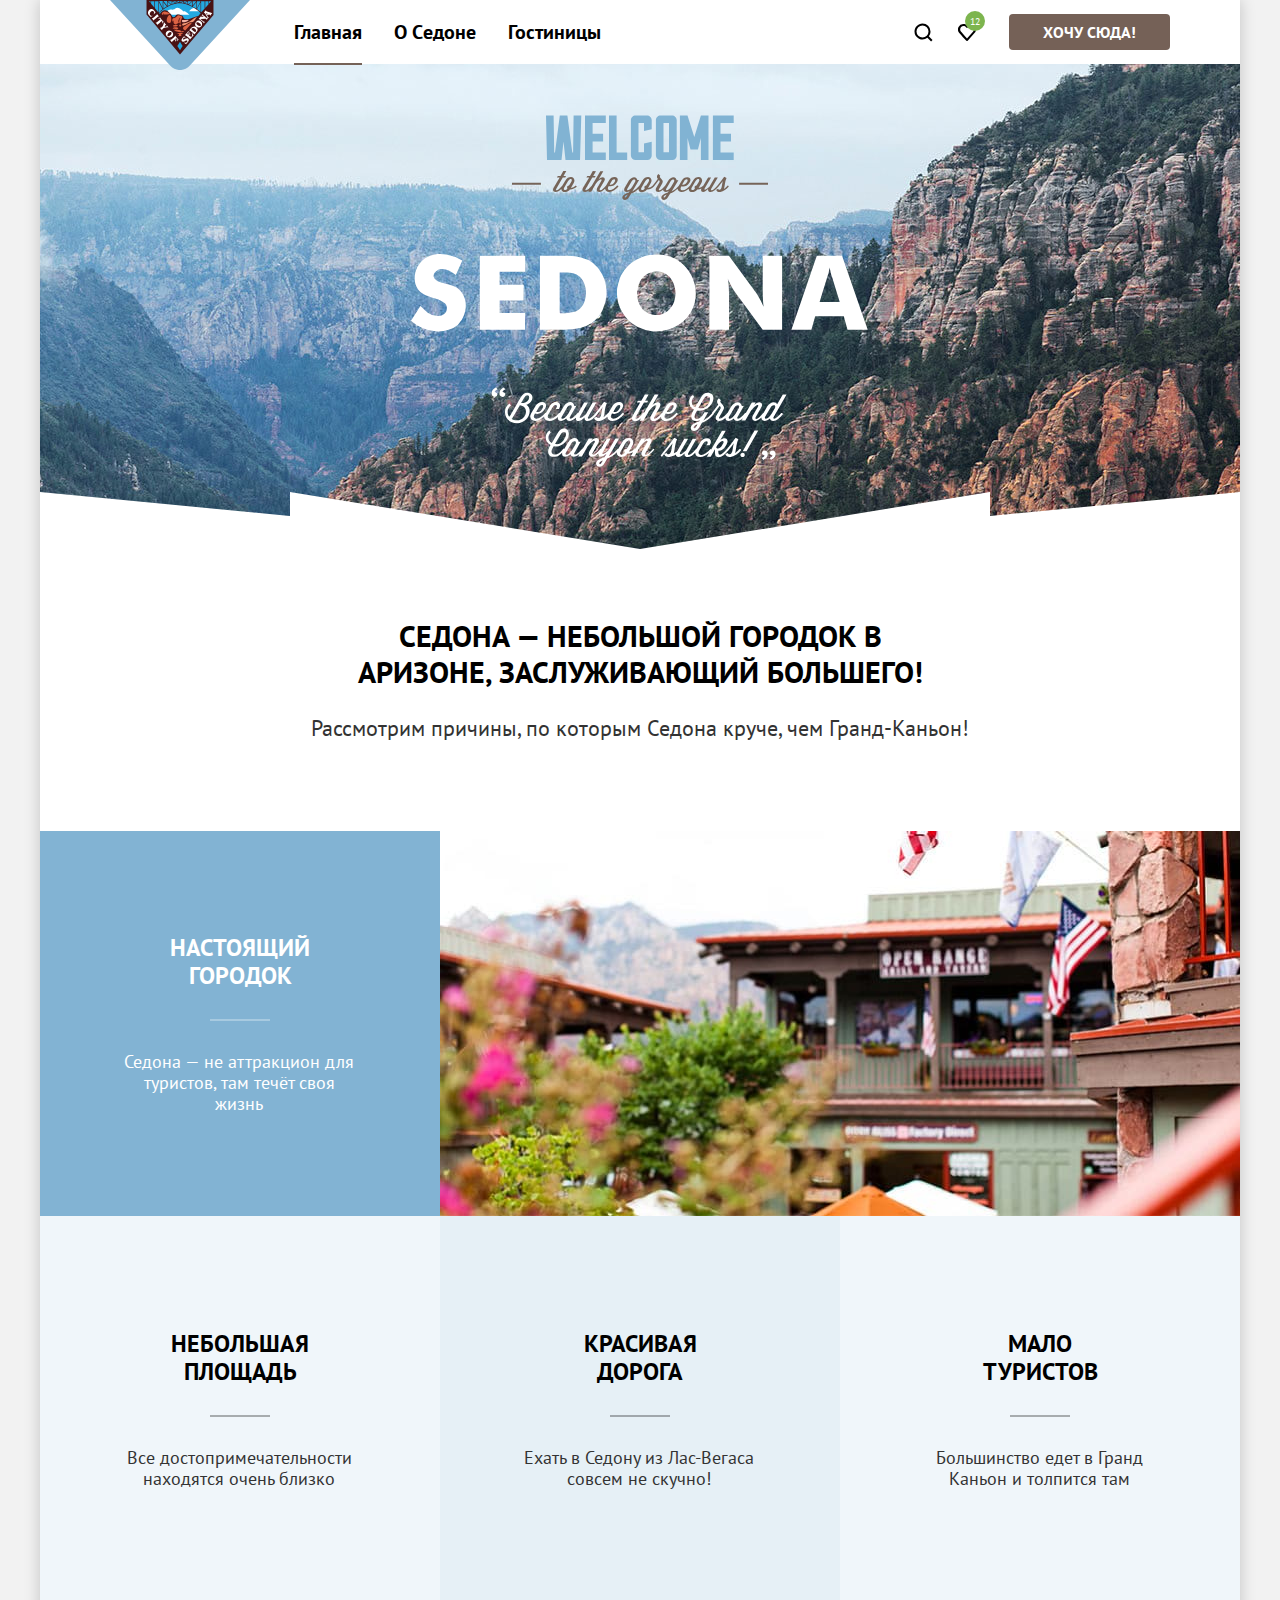
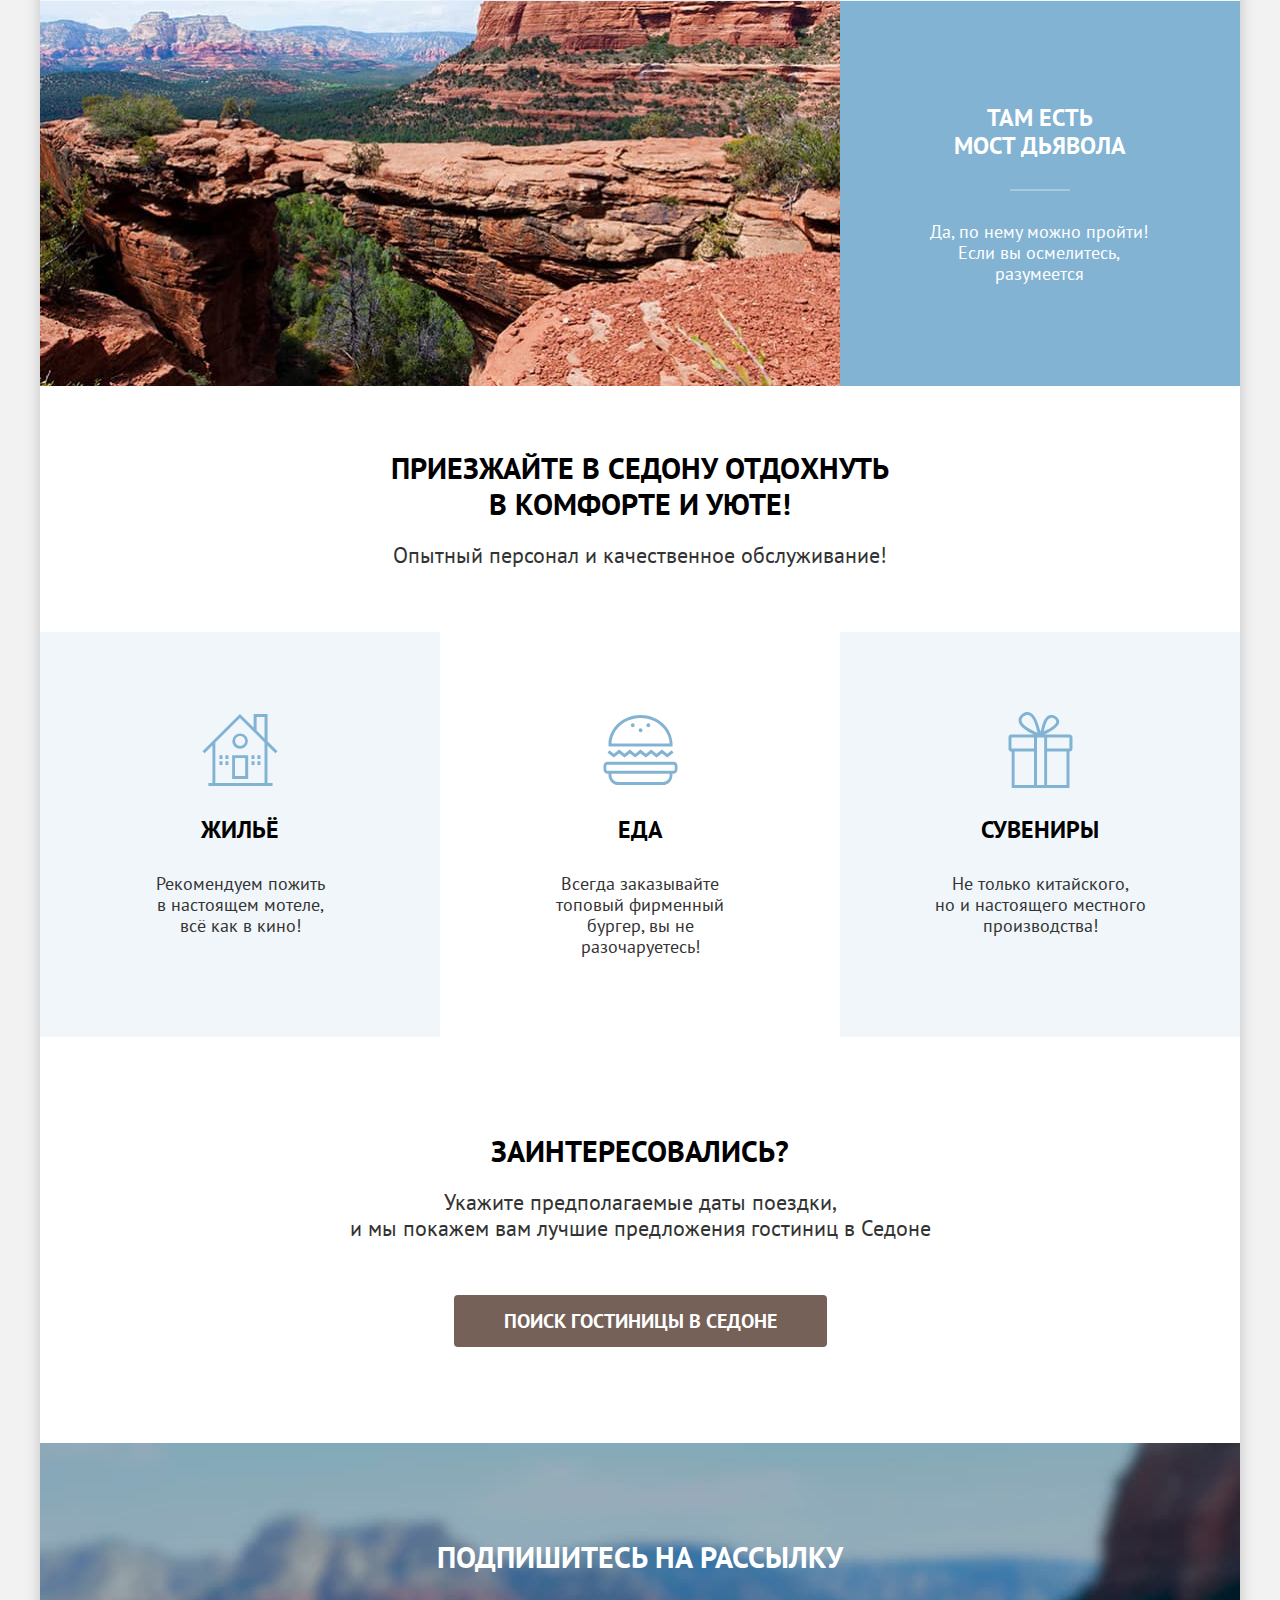
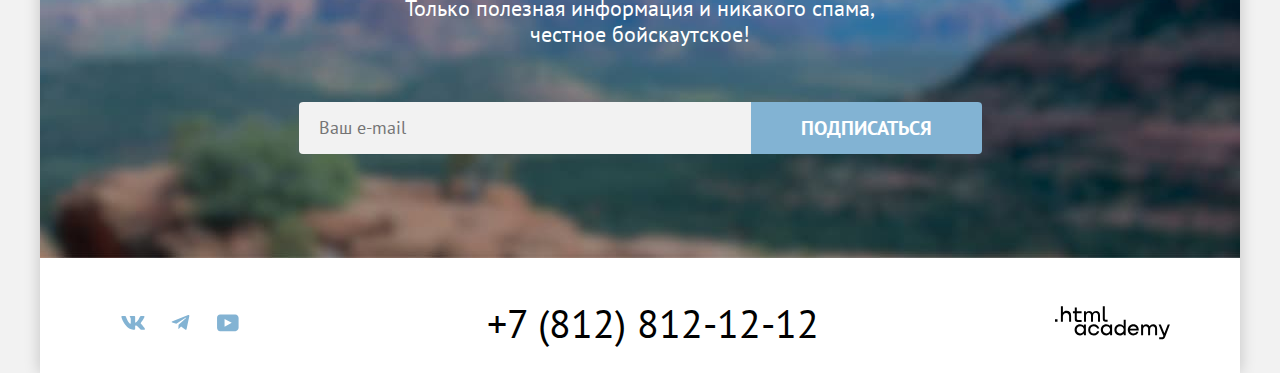
<file: index.html>
<!DOCTYPE html>
<html lang="ru">
  <head>
    <meta charset="UTF-8">
    <meta name="viewport" content="width=device-width, initial-scale=1.0">
    <title>Седона</title>
    <link rel="icon" type="image/png" sizes="32x32" href="images/favicon.png">
    <link rel="stylesheet" href="styles/style.css">
  </head>
  <body>
    <div class="page-container">
      <header class="page-header" data-test="header">
        <a class="logo index-logo" href="#">
          <img src="images/logo.svg" alt="Логотип Седоны" width="140" height="70">
        </a>
        <nav class="header-navigation">
          <ul class="navigation-list list-reset">
            <li class="navigation-list-item">
              <a class="navigation-link active" href="#">Главная</a>
            </li>
            <li class="navigation-list-item">
              <a class="navigation-link" href="#">О Cедоне</a>
            </li>
            <li class="navigation-list-item">
              <a class="navigation-link" href="catalog.html">Гостиницы</a>
            </li>
          </ul>
            <ul class="navigation-user list-reset">
              <li class="navigation-user-item">
                <button class="navigation-user-button search-button" type="button" data-test="search">
                  <span class="visually-hidden">Поиск</span>
                </button>
              </li>
              <li class="navigation-user-item">
                <button class="navigation-user-button header-favorites-button" type="button">
                  <span class="visually-hidden">Избранное</span>
                  <span class="favorites-number">12</span>
                </button>
              </li>
            </ul>
            <button class="button order-button" type="button">Хочу сюда!</button>
        </nav>
      </header>
      <main class="main-container main-index" data-test="main">
        <section class="hero" data-test="hero">
          <h1 class="visually-hidden">Добро пожаловать в Седону!</h1>
          <img class="hero-img" src="images/index/welcome.svg" alt="Добро пожаловать в прекрасную Седону!" width="458" height="352">
        </section>
        <section class="advantages" data-test="advantages">
          <h2 class="visually-hidden">Преимущества</h2>
          <p class="index-info-title advantages-title">Седона — небольшой городок в Аризоне, заслуживающий большего!</p>
          <p class="index-info-subtitle advantages-subtitle">Рассмотрим причины, по которым Седона круче, чем Гранд-Каньон!</p>
          <div class="advantages-wrap">
            <article class="advantages-item advantages-item-illustrated">
              <div class="advantages-item-wrap">
                <h3 class="advantages-item-title">Настоящий городок</h3>
                <p class="advantages-item-description">Седона — не аттракцион для туристов, там течёт своя жизнь</p>
              </div>
              <img class="advantages-image" src="images/index/advantages-street.jpg" alt="Улицы Седоны" width="800" height="385">
            </article>
            <article class="advantages-item">
              <h3 class="advantages-item-title">Небольшая площадь</h3>
              <p class="advantages-item-description">Все достопримечательности находятся очень близко</p>
            </article>
            <article class="advantages-item">
              <h3 class="advantages-item-title">Красивая дорога</h3>
              <p class="advantages-item-description">Ехать в Седону из Лас-Вегаса совсем не скучно!</p>
            </article>
            <article class="advantages-item">
              <h3 class="advantages-item-title">Мало туристов</h3>
              <p class="advantages-item-description">Большинство едет в Гранд Каньон и толпится там</p>
            </article>
            <article class="advantages-item advantages-item-illustrated">
              <img class="advantages-image" src="images/index/advantages-rock.jpg" alt="Мост дьявола" width="800" height="385">
              <div class="advantages-item-wrap">
                <h3 class="advantages-item-title">Там есть<br>мост дьявола</h3>
                <p class="advantages-item-description">Да, по нему можно пройти! Если вы осмелитесь, разумеется</p>
              </div>
            </article>
          </div>
        </section>
        <section class="facilities" data-test="service">
          <h2 class="visually-hidden">Удобства</h2>
          <p class="index-info-title facilities-title">Приезжайте в Седону отдохнуть в комфорте и уюте!</p>
          <p class="index-info-subtitle facilities-subtitle">Опытный персонал и качественное обслуживание!</p>
          <ul class="facilities-list list-reset">
            <li class="facilities-item facilities-item-house">
              <h3 class="facilities-item-title">Жильё</h3>
              <p class="facilities-item-description">Рекомендуем пожить<br>в настоящем мотеле,<br>всё как в кино!</p>
            </li>
            <li class="facilities-item facilities-item-food">
              <h3 class="facilities-item-title">Еда</h3>
              <p class="facilities-item-description">Всегда заказывайте<br>топовый фирменный бургер, вы не разочаруетесь!</p>
            </li>
            <li class="facilities-item facilities-item-souvenir">
              <h3 class="facilities-item-title">Сувениры</h3>
              <p class="facilities-item-description">Не только китайского,<br>но и настоящего местного производства!</p>
            </li>
          </ul>
        </section>
        <section class="hotel-search">
          <h2 class="visually-hidden">Поиск гостиницы</h2>
          <p class="index-info-title hotel-search-title">Заинтересовались?</p>
          <p class="index-info-subtitle hotel-search-subtitle">Укажите предполагаемые даты поездки,<br>и мы покажем вам лучшие предложения гостиниц в Седоне</p>
          <button class="button hotel-search-button" type="button">Поиск гостиницы в Седоне</button>
        </section>
        <section class="subscribe index-subscribe" data-test="subscribe">
          <h2 class="subscribe-title">Подпишитесь на рассылку</h2>
          <p class="subscribe-description">Только полезная информация и никакого спама, честное бойскаутское!</p>
          <form class="subscribe-form" action="https://echo.htmlacademy.ru/" method="post">
            <label class="subscribe-label">
              <span class="visually-hidden">Email</span>
              <input class="field subscribe-field" type="email" name="subscribe-email" placeholder="Ваш e-mail" required>
            </label>
            <button class="button subscribe-button" type="submit">Подписаться</button>
          </form>
        </section>
      </main>
      <footer class="page-footer" data-test="footer">
        <ul class="social-list list-reset">
          <li class="social-item">
            <a class="social-link" href="https://vk.com/htmlacademy">
              <span class="visually-hidden">Vkontakte</span>
              <svg class="social-link-image" aria-hidden="true" focusable="false" xmlns="http://www.w3.org/2000/svg" width="48" height="41" viewBox="0 0 48 41"><path fill-rule="evenodd" d="M35.12 14.8c.16-.54 0-.94-.8-.94H31.7c-.67 0-.98.34-1.15.73 0 0-1.33 3.2-3.22 5.27-.61.6-.9.8-1.23.8-.16 0-.41-.2-.41-.75v-5.1c0-.66-.19-.95-.74-.95h-4.13c-.42 0-.67.3-.67.59 0 .62.95.76 1.04 2.51v3.8c0 .83-.15.98-.48.98-.9 0-3.06-3.2-4.34-6.88-.25-.72-.5-1-1.18-1h-2.62c-.75 0-.9.34-.9.73 0 .68.89 4.07 4.14 8.55 2.17 3.06 5.23 4.72 8 4.72 1.68 0 1.88-.37 1.88-1v-2.32c0-.74.16-.88.7-.88.38 0 1.05.19 2.6 1.66 1.79 1.75 2.08 2.54 3.08 2.54h2.63c.75 0 1.12-.37.9-1.1-.23-.72-1.08-1.77-2.2-3.02-.62-.71-1.54-1.48-1.82-1.86-.39-.5-.28-.71 0-1.15 0 0 3.2-4.42 3.54-5.93Z" clip-rule="evenodd"/></svg>
            </a>
          </li>
          <li class="social-item">
            <a class="social-link" href="https://t.me/htmlacademy">
              <span class="visually-hidden">Telegram</span>
              <svg class="social-link-image" aria-hidden="true" focusable="false" xmlns="http://www.w3.org/2000/svg" width="48" height="41" viewBox="0 0 48 41"><path d="M31.79 12.96 15.84 19.1c-1.09.44-1.08 1.05-.2 1.32l4.1 1.28 9.47-5.98c.44-.27.85-.13.52.17l-7.68 6.93-.28 4.22c.41 0 .6-.2.83-.41l1.99-1.94 4.13 3.06c.77.42 1.31.2 1.5-.7l2.72-12.8c.28-1.12-.43-1.62-1.15-1.3Z"/></svg>
            </a>
          </li>
          <li class="social-item">
            <a class="social-link" href="https://www.youtube.com/user/htmlacademyru">
              <span class="visually-hidden">Youtube</span>
              <svg class="social-link-image" aria-hidden="true" focusable="false" xmlns="http://www.w3.org/2000/svg" width="48" height="41" viewBox="0 0 48 41"><path d="M31.94 12.36H16.51c-1.86 0-3.18 1.59-3.18 3.4v10.09c0 1.91 1.32 3.5 3.18 3.5h15.65c1.64 0 3.17-1.59 3.17-3.4v-10.2c-.22-1.8-1.53-3.4-3.39-3.4ZM20.99 24.89v-8.07l7.34 4.04-7.34 4.03Z"/></svg>
            </a>
          </li>
        </ul>
        <a class="phone" href="tel:+78128121212">+7 (812) 812-12-12</a>
        <a class="academy-link" href="https://htmlacademy.ru/">
          <svg class="academy-logo" role="img" aria-label="Логотип HTML Академии" xmlns="http://www.w3.org/2000/svg" width="115" height="34" viewBox="0 0 115 34"><path d="M0 13.26v2.6h2.5v-2.6H0ZM11.6 4.86c-1.6 0-2.8.7-3.6 1.7h-.1V.36h-2v15.5h2v-5.3c0-2.1 1.3-3.6 3.3-3.6 1.8 0 2.9 1.4 2.9 3.2v5.7h2v-6.1c.1-3-1.8-4.9-4.5-4.9ZM26.6 5.16h-4.8v-3.7h-2v3.8h-1.9v2h1.9v6c0 1.7 1 2.7 2.7 2.7h4.1v-2h-3.7c-.7 0-1.1-.4-1.1-1.1v-5.7h4.8v-2ZM41.1 4.96c-1.6 0-2.9.8-3.5 2.1h-.1c-.6-1.2-1.8-2.1-3.4-2.1-1.4 0-2.5.8-3.1 1.8h-.1v-1.6H29v10.6h2v-5.4c0-2 1-3.5 2.6-3.5 1.5 0 2.4 1 2.4 2.6v6.3h2v-5.6c0-2.4 1.4-3.3 2.6-3.3 1.5 0 2.4 1 2.4 2.6v6.3h2v-6.5c.1-2.5-1.4-4.3-3.9-4.3ZM47.8 13.06c0 1.7 1 2.7 2.8 2.7h2v-2h-1.7c-.7 0-1.1-.4-1.1-1.1V.36h-2v12.7ZM28.9 20.06c-.9-1.1-2.2-1.8-3.9-1.8-3.1 0-5.4 2.3-5.4 5.6s2.3 5.6 5.4 5.6c1.8 0 3-.8 3.8-1.9h.1v1.6h2v-10.6h-2v1.5Zm-3.6 7.4c-2.2 0-3.6-1.6-3.6-3.6s1.4-3.6 3.6-3.6 3.6 1.6 3.6 3.6c0 1.9-1.4 3.6-3.6 3.6ZM44.2 22.36c-.5-2.4-2.6-4.1-5.4-4.1a5.4 5.4 0 0 0-5.6 5.6c0 3.1 2.2 5.6 5.6 5.6 2.8 0 4.9-1.8 5.4-4.2h-2.1a3.4 3.4 0 0 1-3.3 2.3c-2.2 0-3.6-1.6-3.6-3.6s1.4-3.6 3.6-3.6c1.6 0 2.8 1 3.3 2.2h2.1v-.2ZM55.1 20.06c-.9-1.1-2.2-1.8-3.9-1.8-3.1 0-5.4 2.3-5.4 5.6s2.3 5.6 5.4 5.6c1.8 0 3-.8 3.8-1.9h.1v1.6h2v-10.6h-2v1.5Zm-3.6 7.4c-2.2 0-3.6-1.6-3.6-3.6s1.4-3.6 3.6-3.6 3.6 1.6 3.6 3.6c0 1.9-1.5 3.6-3.6 3.6ZM68.7 20.16c-.9-1.1-2.2-1.9-3.9-1.9-3.1 0-5.4 2.3-5.4 5.6s2.2 5.6 5.4 5.6c1.7 0 3-.8 3.8-1.8h.1v1.5h2v-15.4h-2v6.4Zm-3.6 7.3c-2.2 0-3.6-1.6-3.6-3.6s1.4-3.6 3.6-3.6 3.6 1.6 3.6 3.6c-.1 2-1.5 3.6-3.6 3.6ZM78.3 18.26c-3.3 0-5.5 2.5-5.5 5.6 0 3 2.1 5.6 5.5 5.6 2.5 0 4.5-1.3 5.2-3.6h-2.1c-.5 1-1.6 1.6-3 1.6-1.9 0-3.3-1.3-3.4-2.9h8.8c.2-3.6-2-6.3-5.5-6.3Zm0 1.9c1.7 0 3 1 3.3 2.6h-6.5c.3-1.5 1.5-2.6 3.2-2.6ZM98.2 18.26c-1.6 0-2.9.8-3.6 2h-.1c-.6-1.2-1.8-2-3.4-2-1.4 0-2.5.7-3.1 1.8v-1.5h-1.9v10.6h2v-5.4c0-2 1-3.4 2.6-3.5 1.5 0 2.4 1 2.4 2.6v6.3h2v-5.6c0-2.4 1.4-3.3 2.6-3.3 1.5 0 2.4 1 2.4 2.6v6.3h2v-6.5c.1-2.6-1.4-4.4-3.9-4.4ZM109.4 27.36l-3.6-8.9h-2.2l4.8 11.6c-.3.9-.7 1.2-1.7 1.2h-2.5v2h2.5c1.8 0 2.8-.8 3.5-2.6l4.7-12.2h-2.1l-3.4 8.9Z"/></svg>
        </a>
      </footer>
    </div>
    <div class="modal-container modal-container-close">
      <div class="modal hotel-search-modal">
        <button class="modal-close-button" type="button">
          <span class="visually-hidden">Закрыть</span>
        </button>
        <h2 class="modal-title">Поиск гостиницы в Седоне</h2>
        <form class="modal-form" action="https://echo.htmlacademy.ru/" method="post">
          <label class="modal-label">
            <span class="modal-input-title">Дата заезда:</span>
            <span class="input-date-wrap">
              <input class="modal-input input-date" type="text" name="check-in-date" value="27 апреля 2020" placeholder="Укажите дату" required>
              <span class="input-date-message date-message-important">Мы не можем отправить вас в прошлое.</span>
            </span>
          </label>
          <label class="modal-label">
            <span class="modal-input-title">Дата выезда:</span>
            <span class="input-date-wrap">
              <input class="modal-input input-date" type="text" name="check-out-date" value="1 сентября 2023" placeholder="Укажите дату" required>
              <span class="input-date-message">На эти даты есть свободные номера. Пока есть.</span>
            </span>
          </label>
          <div class="modal-input-group">
            <div class="modal-input-wrap">
              <label class="modal-label" for="input-amount-adults">
                <span class="modal-input-title">Взрослые:</span>
              </label>
              <div class="input-amount-wrap">
                <button class="input-amount-button amount-button-minus" type="button">
                  <span class="visually-hidden">Уменьшить число</span>
                </button>
                <input class="modal-input input-amount" type="number" name="number-of-adults" value="2" id="input-amount-adults">
                <button class="input-amount-button amount-button-plus" type="button">
                   <span class="visually-hidden">Увеличить число</span>
                </button>
              </div>
            </div>
            <div class="modal-input-wrap">
              <label class="modal-label modal-label-info" for="input-amount-children">
                <span class="modal-input-title">Дети:</span>
              </label>
              <div class="tooltip-wrap">
                <button class="tooltip-button" type="button" aria-labelledby="tooltip-label-date">
                    <svg class="tooltip-image" xmlns="http://www.w3.org/2000/svg" width="26" height="26" viewBox="0 0 26 26" fill="none"><circle cx="13" cy="13" r="13" fill="#83B3D3"/><path fill="#fff" fill-rule="evenodd" d="M12 7h2v2h-2V7Zm2 12h-2v-9h2v9Z" clip-rule="evenodd"/></svg>
                </button>
                <span class="tooltip-text" role="tooltip" id="tooltip-label-date">Укажите количество детей, которые будут с вами, возраст которых от 6 до 18 лет. Дети до 6 лет размещаются бесплатно.</span>
              </div>
              <div class="input-amount-wrap">
                <button class="input-amount-button amount-button-minus" type="button">
                  <span class="visually-hidden">Уменьшить число</span>
                </button>
                <input class="modal-input input-amount" type="number" name="number-of-children" value="2" id="input-amount-children">
                <button class="input-amount-button amount-button-plus" type="button">
                  <span class="visually-hidden">Увеличить число</span>
                </button>
              </div>
            </div>
          </div>
          <button class="button modal-search-button" type="submit">Найти</button>
        </form>
      </div>
    </div>
  </body>
</html>
</file>
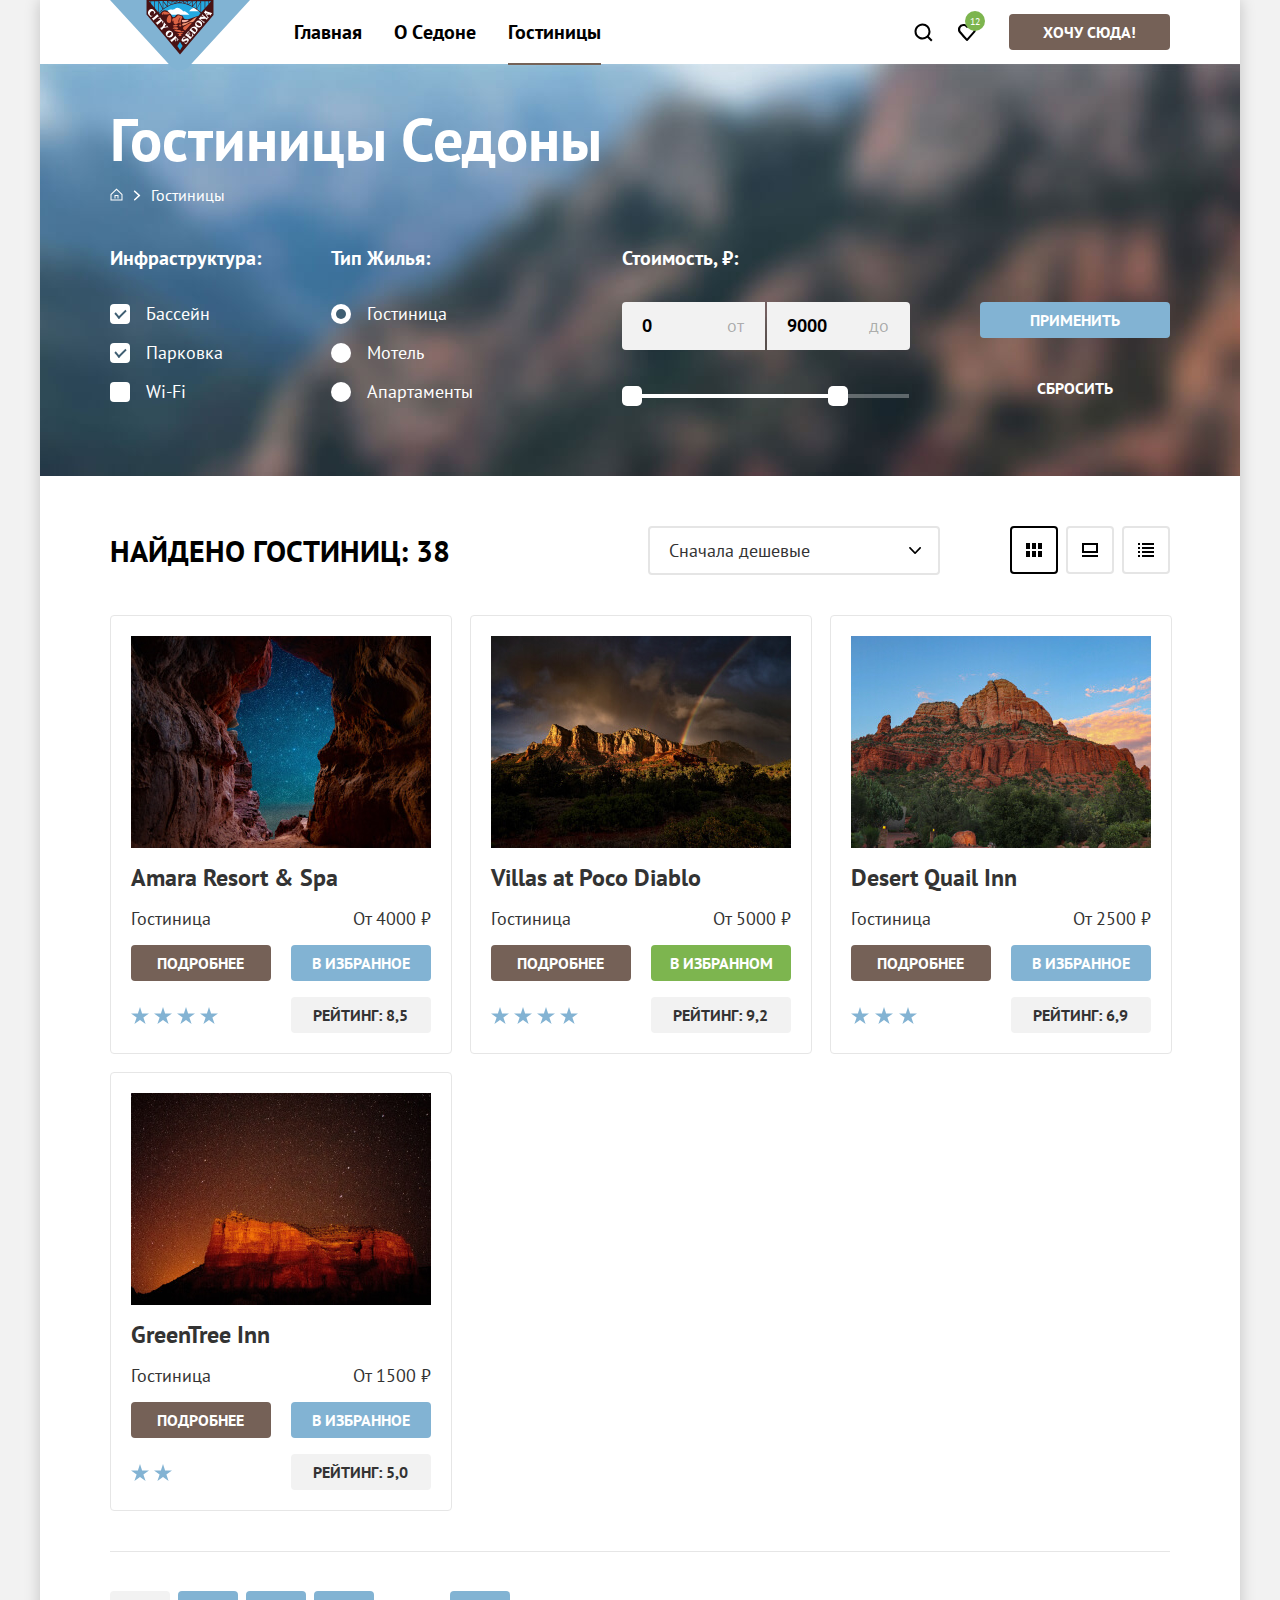
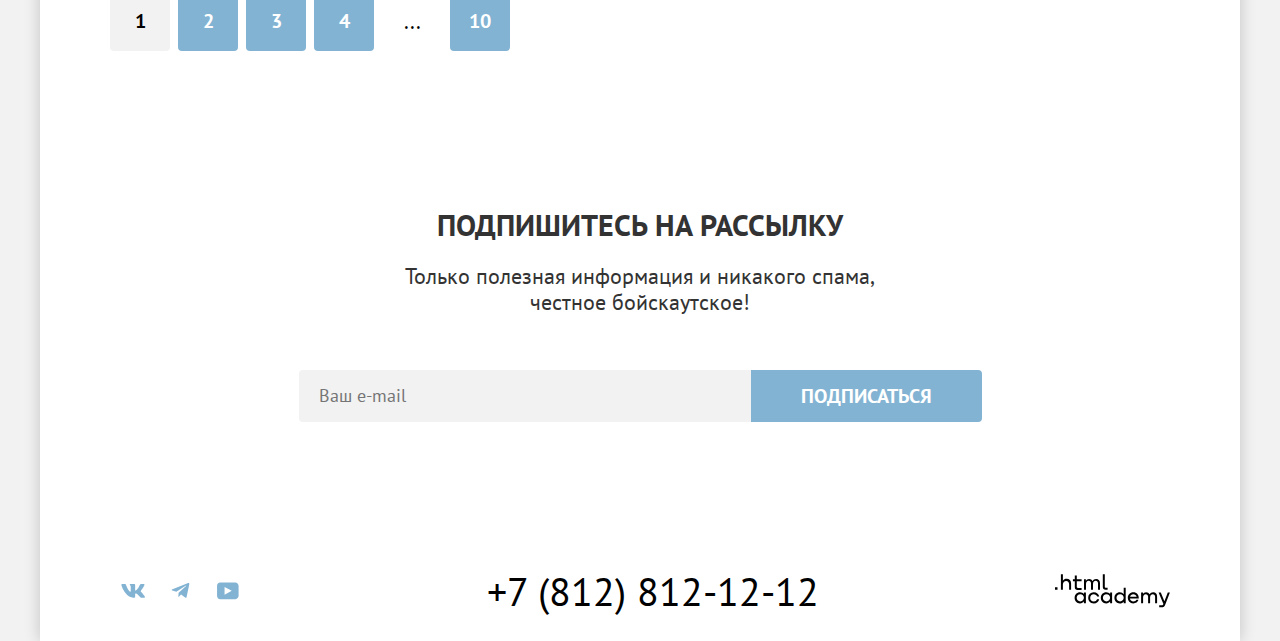
<file: catalog.html>
<!DOCTYPE html>
<html lang="ru">
  <head>
    <meta charset="UTF-8">
    <meta name="viewport" content="width=device-width, initial-scale=1.0">
    <title>Каталог</title>
    <link rel="icon" type="image/png" sizes="32x32" href="images/favicon.png">
    <link rel="stylesheet" href="styles/style.css">
  </head>
  <body>
    <div class="page-container">
      <header class="page-header" data-test="header">
        <a class="logo" href="index.html">
          <img src="images/logo.svg" alt="Логотип Седоны" width="140" height="70">
        </a>
        <nav class="header-navigation">
          <ul class="navigation-list list-reset">
            <li class="navigation-list-item">
              <a class="navigation-link" href="index.html">Главная</a>
            </li>
            <li class="navigation-list-item">
              <a class="navigation-link" href="#">О Cедоне</a>
            </li>
            <li class="navigation-list-item">
              <a class="navigation-link active" href="#">Гостиницы</a>
            </li>
          </ul>
            <ul class="navigation-user list-reset">
              <li class="navigation-user-item">
                <button class="navigation-user-button search-button" type="button" data-test="search">
                  <span class="visually-hidden">Поиск</span>
                </button>
              </li>
              <li class="navigation-user-item">
                <button class="navigation-user-button header-favorites-button" type="button">
                  <span class="visually-hidden">Избранное</span>
                  <span class="favorites-number">12</span>
                </button>
              </li>
            </ul>
            <button class="button order-button" type="button">Хочу сюда!</button>
        </nav>
      </header>
      <main class="main-container main-catalog" data-test="main">
        <header class="catalog-header">
          <h1 class="catalog-title">Гостиницы Седоны</h1>
          <ol class="breadcrumbs-list list-reset">
            <li class="breadcrumbs-item">
              <a class="breadcrumbs-link breadcrumbs-link-home" href="index.html">
                <span class="visually-hidden">Главная</span>
              </a>
            </li>
            <li class="breadcrumbs-item">
              <a class="breadcrumbs-link active" href="#">Гостиницы</a>
            </li>
          </ol>
          <form class="filter-form" action="https://echo.htmlacademy.ru/" method="get" data-test="filter">
            <fieldset class="filter-group">
              <legend class="filter-name">Инфраструктура:</legend>
              <ul class="filter-list list-reset">
                <li class="filter-item">
                  <label class="filter-label">
                    <input class="filter-input filter-input-checkbox visually-hidden" name="infrastructure" type="checkbox" value="pool" checked>
                    <span class="filter-mark"></span>
                    <span class="filter-value">Бассейн</span>
                  </label>
                </li>
                <li class="filter-item">
                  <label class="filter-label">
                    <input class="filter-input filter-input-checkbox visually-hidden" name="infrastructure" type="checkbox" value="parking" checked>
                    <span class="filter-mark"></span>
                    <span class="filter-value">Парковка</span>
                  </label>
                </li>
                <li class="filter-item">
                  <label class="filter-label">
                    <input class="filter-input filter-input-checkbox visually-hidden" name="infrastructure" type="checkbox" value="wi-fi">
                    <span class="filter-mark"></span>
                    <span class="filter-value">Wi-Fi</span>
                  </label>
                </li>
              </ul>
            </fieldset>
            <fieldset class="filter-group">
              <legend class="filter-name">Тип жилья:</legend>
              <ul class="filter-list list-reset">
                <li class="filter-item">
                  <label class="filter-label">
                    <input class="filter-input filter-input-radio visually-hidden" name="housing" type="radio" value="hotel" checked>
                    <span class="filter-mark filter-mark-radio"></span>
                    <span class="filter-value">Гостиница</span>
                  </label>
                </li>
                <li class="filter-item">
                  <label class="filter-label">
                    <input class="filter-input filter-input-radio visually-hidden" name="housing" type="radio" value="motel">
                    <span class="filter-mark filter-mark-radio"></span>
                    <span class="filter-value">Мотель</span>
                  </label>
                </li>
                <li class="filter-item">
                  <label class="filter-label">
                    <input class="filter-input filter-input-radio visually-hidden" name="housing" type="radio" value="apartments">
                    <span class="filter-mark filter-mark-radio"></span>
                    <span class="filter-value">Апартаменты</span>
                  </label>
                </li>
              </ul>
            </fieldset>
            <fieldset class="filter-group filter-price">
              <legend class="filter-name">Стоимость, ₽:</legend>
              <div class="range-wrap">
                <label class="range-label">
                  <input class="field range-number range-number-from" name="price-min" type="number" value="0">
                  <span class="range-number-name">от</span>
                </label>
                <label class="range-label">
                  <input class="field range-number range-number-to" name="price-max" type="number" value="9000">
                  <span class="range-number-name">до</span>
                </label>
              </div>
              <div class="range-scale">
                <div class="range-bar" style="left: 0; width: 226px">
                  <button class="range-toggle-button" type="button">
                    <span class="visually-hidden">Изменить минимальную стоимость</span>
                  </button>
                  <button class="range-toggle-button" type="button">
                    <span class="visually-hidden">Изменить макимальную стоимость</span>
                  </button>
                </div>
              </div>
            </fieldset>
            <div class="form-buttons">
              <button class="button apply-button" type="submit">
                Применить
              </button>
              <button class="button reset-button" type="reset">
                Сбросить
              </button>
            </div>
          </form>
        </header>
        <section class="catalog-sorting" data-test="catalog">
          <div class="catalog-sorting-wrap">
            <p class="catalog-sorting-results">Найдено гостиниц: 38</p>
            <select class="catalog-sorting-select" aria-label="Сортировка">
                <option value="cheap">Сначала дешевые</option>
                <option value="expensive">Сначала дорогие</option>
            </select>
            <ul class="layout-list list-reset">
              <li class="layout-item">
                <a class="layout-link tile active" href="#">
                  <span class="visually-hidden">Плитка</span>
                </a>
              </li>
              <li class="layout-item">
                <a class="layout-link fullscreen" href="#">
                  <span class="visually-hidden">Во весь экран</span>
                </a>
              </li>
              <li class="layout-item">
                <a class="layout-link list" href="#">
                  <span class="visually-hidden">Список</span>
                </a>
              </li>
            </ul>
          </div>
          <ul class="product-list list-reset">
            <li class="product-item">
              <a class="product-item-link" href="#">
                <img class="product-item-image" src="images/catalog/hotels/hotel-amara.jpg" alt="Amara Resort & Spa" width="300" height="212">
                <h2 class="product-title">Amara Resort & Spa</h2>
              </a>
              <p class="product-item-type">Гостиница</p>
              <p class="product-item-price">От 4000 ₽</p>
              <a class="button more-link" href="#">Подробнее</a>
              <button class="button favorites-button" type="button">В избранное</button>
              <p class="stars four-star">
                <span class="visually-hidden">Четыре звезды</span>
              </p>
              <p class="button hotel-rating">Рейтинг: 8,5</p>
            </li>
            <li class="product-item">
              <a class="product-item-link" href="#">
                <img class="product-item-image" src="images/catalog/hotels/hotel-villas.jpg" alt="Villas at Poco Diablo" width="300" height="212">
                <h2 class="product-title">Villas at Poco Diablo</h2>
              </a>
              <p class="product-item-type">Гостиница</p>
              <p class="product-item-price">От 5000 ₽</p>
              <a class="button more-link" href="#">Подробнее</a>
              <button class="button favorites-button active" type="button">В избранном</button>
              <p class="stars four-star">
                <span class="visually-hidden">Четыре звезды</span>
              </p>
              <p class="button hotel-rating">Рейтинг: 9,2</p>
            </li>
            <li class="product-item">
              <a class="product-item-link" href="#">
                <img class="product-item-image" src="images/catalog/hotels/hotel-desert.jpg" alt="Desert Quail Inn" width="300" height="212">
                <h2 class="product-title">Desert Quail Inn</h2>
              </a>
              <p class="product-item-type">Гостиница</p>
              <p class="product-item-price">От 2500 ₽</p>
              <a class="button more-link" href="#">Подробнее</a>
              <button class="button favorites-button" type="button">В избранное</button>
              <p class="stars three-star">
                <span class="visually-hidden">Три звезды</span>
              </p>
              <p class="button hotel-rating">Рейтинг: 6,9</p>
            </li>
            <li class="product-item">
              <a class="product-item-link" href="#">
                <img class="product-item-image" src="images/catalog/hotels/hotel-greentree.jpg" alt="GreenTree Inn" width="300" height="212">
                <h2 class="product-title">GreenTree Inn</h2>
              </a>
              <p class="product-item-type">Гостиница</p>
              <p class="product-item-price">От 1500 ₽</p>
              <a class="button more-link" href="#">Подробнее</a>
              <button class="button favorites-button" type="button">В избранное</button>
              <p class="stars two-star">
                <span class="visually-hidden">Две звезды</span>
              </p>
              <p class="button hotel-rating">Рейтинг: 5,0</p>
            </li>
          </ul>
          <ol class="pagination-list list-reset">
            <li class="pagination-item">
              <a class="pagination-link active" href="#">1</a>
            </li>
            <li class="pagination-item">
              <a class="pagination-link" href="#">2</a>
            </li>
            <li class="pagination-item">
              <a class="pagination-link" href="#">3</a>
            </li>
            <li class="pagination-item">
              <a class="pagination-link" href="#">4</a>
            </li>
            <li class="pagination-item">
              <p class="pagination-link pagination-ellipsis">...</p>
            </li>
            <li class="pagination-item">
              <a class="pagination-link" href="#">10</a>
            </li>
          </ol>
        </section>
        <section class="subscribe catalog-subscribe" data-test="subscribe">
          <h2 class="subscribe-title">Подпишитесь на рассылку</h2>
          <p class="subscribe-description">Только полезная информация и никакого спама, честное бойскаутское!</p>
          <form class="subscribe-form" action="https://echo.htmlacademy.ru/" method="post">
            <label class="subscribe-label">
              <span class="visually-hidden">Email</span>
              <input class="field subscribe-field" name="subscribe-email" type="email" placeholder="Ваш e-mail" required>
            </label>
            <button class="button subscribe-button" type="submit">Подписаться</button>
          </form>
        </section>
      </main>
      <footer class="page-footer" data-test="footer">
        <ul class="social-list list-reset">
          <li class="social-item">
            <a class="social-link" href="https://vk.com/htmlacademy">
              <span class="visually-hidden">Vkontakte</span>
              <svg class="social-link-image" aria-hidden="true" focusable="false" xmlns="http://www.w3.org/2000/svg" width="48" height="41" viewBox="0 0 48 41"><path fill-rule="evenodd" d="M35.12 14.8c.16-.54 0-.94-.8-.94H31.7c-.67 0-.98.34-1.15.73 0 0-1.33 3.2-3.22 5.27-.61.6-.9.8-1.23.8-.16 0-.41-.2-.41-.75v-5.1c0-.66-.19-.95-.74-.95h-4.13c-.42 0-.67.3-.67.59 0 .62.95.76 1.04 2.51v3.8c0 .83-.15.98-.48.98-.9 0-3.06-3.2-4.34-6.88-.25-.72-.5-1-1.18-1h-2.62c-.75 0-.9.34-.9.73 0 .68.89 4.07 4.14 8.55 2.17 3.06 5.23 4.72 8 4.72 1.68 0 1.88-.37 1.88-1v-2.32c0-.74.16-.88.7-.88.38 0 1.05.19 2.6 1.66 1.79 1.75 2.08 2.54 3.08 2.54h2.63c.75 0 1.12-.37.9-1.1-.23-.72-1.08-1.77-2.2-3.02-.62-.71-1.54-1.48-1.82-1.86-.39-.5-.28-.71 0-1.15 0 0 3.2-4.42 3.54-5.93Z" clip-rule="evenodd"/></svg>
            </a>
          </li>
          <li class="social-item">
            <a class="social-link" href="https://t.me/htmlacademy">
              <span class="visually-hidden">Telegram</span>
              <svg class="social-link-image" aria-hidden="true" focusable="false" xmlns="http://www.w3.org/2000/svg" width="48" height="41" viewBox="0 0 48 41"><path d="M31.79 12.96 15.84 19.1c-1.09.44-1.08 1.05-.2 1.32l4.1 1.28 9.47-5.98c.44-.27.85-.13.52.17l-7.68 6.93-.28 4.22c.41 0 .6-.2.83-.41l1.99-1.94 4.13 3.06c.77.42 1.31.2 1.5-.7l2.72-12.8c.28-1.12-.43-1.62-1.15-1.3Z"/></svg>
            </a>
          </li>
          <li class="social-item">
            <a class="social-link" href="https://www.youtube.com/user/htmlacademyru">
              <span class="visually-hidden">Youtube</span>
              <svg class="social-link-image" aria-hidden="true" focusable="false" xmlns="http://www.w3.org/2000/svg" width="48" height="41" viewBox="0 0 48 41"><path d="M31.94 12.36H16.51c-1.86 0-3.18 1.59-3.18 3.4v10.09c0 1.91 1.32 3.5 3.18 3.5h15.65c1.64 0 3.17-1.59 3.17-3.4v-10.2c-.22-1.8-1.53-3.4-3.39-3.4ZM20.99 24.89v-8.07l7.34 4.04-7.34 4.03Z"/></svg>
            </a>
          </li>
        </ul>
        <a class="phone" href="tel:+78128121212">+7 (812) 812-12-12</a>
        <a class="academy-link" href="https://htmlacademy.ru/">
          <svg class="academy-logo" role="img" aria-label="Логотип HTML Академии" xmlns="http://www.w3.org/2000/svg" width="115" height="34" viewBox="0 0 115 34"><path d="M0 13.26v2.6h2.5v-2.6H0ZM11.6 4.86c-1.6 0-2.8.7-3.6 1.7h-.1V.36h-2v15.5h2v-5.3c0-2.1 1.3-3.6 3.3-3.6 1.8 0 2.9 1.4 2.9 3.2v5.7h2v-6.1c.1-3-1.8-4.9-4.5-4.9ZM26.6 5.16h-4.8v-3.7h-2v3.8h-1.9v2h1.9v6c0 1.7 1 2.7 2.7 2.7h4.1v-2h-3.7c-.7 0-1.1-.4-1.1-1.1v-5.7h4.8v-2ZM41.1 4.96c-1.6 0-2.9.8-3.5 2.1h-.1c-.6-1.2-1.8-2.1-3.4-2.1-1.4 0-2.5.8-3.1 1.8h-.1v-1.6H29v10.6h2v-5.4c0-2 1-3.5 2.6-3.5 1.5 0 2.4 1 2.4 2.6v6.3h2v-5.6c0-2.4 1.4-3.3 2.6-3.3 1.5 0 2.4 1 2.4 2.6v6.3h2v-6.5c.1-2.5-1.4-4.3-3.9-4.3ZM47.8 13.06c0 1.7 1 2.7 2.8 2.7h2v-2h-1.7c-.7 0-1.1-.4-1.1-1.1V.36h-2v12.7ZM28.9 20.06c-.9-1.1-2.2-1.8-3.9-1.8-3.1 0-5.4 2.3-5.4 5.6s2.3 5.6 5.4 5.6c1.8 0 3-.8 3.8-1.9h.1v1.6h2v-10.6h-2v1.5Zm-3.6 7.4c-2.2 0-3.6-1.6-3.6-3.6s1.4-3.6 3.6-3.6 3.6 1.6 3.6 3.6c0 1.9-1.4 3.6-3.6 3.6ZM44.2 22.36c-.5-2.4-2.6-4.1-5.4-4.1a5.4 5.4 0 0 0-5.6 5.6c0 3.1 2.2 5.6 5.6 5.6 2.8 0 4.9-1.8 5.4-4.2h-2.1a3.4 3.4 0 0 1-3.3 2.3c-2.2 0-3.6-1.6-3.6-3.6s1.4-3.6 3.6-3.6c1.6 0 2.8 1 3.3 2.2h2.1v-.2ZM55.1 20.06c-.9-1.1-2.2-1.8-3.9-1.8-3.1 0-5.4 2.3-5.4 5.6s2.3 5.6 5.4 5.6c1.8 0 3-.8 3.8-1.9h.1v1.6h2v-10.6h-2v1.5Zm-3.6 7.4c-2.2 0-3.6-1.6-3.6-3.6s1.4-3.6 3.6-3.6 3.6 1.6 3.6 3.6c0 1.9-1.5 3.6-3.6 3.6ZM68.7 20.16c-.9-1.1-2.2-1.9-3.9-1.9-3.1 0-5.4 2.3-5.4 5.6s2.2 5.6 5.4 5.6c1.7 0 3-.8 3.8-1.8h.1v1.5h2v-15.4h-2v6.4Zm-3.6 7.3c-2.2 0-3.6-1.6-3.6-3.6s1.4-3.6 3.6-3.6 3.6 1.6 3.6 3.6c-.1 2-1.5 3.6-3.6 3.6ZM78.3 18.26c-3.3 0-5.5 2.5-5.5 5.6 0 3 2.1 5.6 5.5 5.6 2.5 0 4.5-1.3 5.2-3.6h-2.1c-.5 1-1.6 1.6-3 1.6-1.9 0-3.3-1.3-3.4-2.9h8.8c.2-3.6-2-6.3-5.5-6.3Zm0 1.9c1.7 0 3 1 3.3 2.6h-6.5c.3-1.5 1.5-2.6 3.2-2.6ZM98.2 18.26c-1.6 0-2.9.8-3.6 2h-.1c-.6-1.2-1.8-2-3.4-2-1.4 0-2.5.7-3.1 1.8v-1.5h-1.9v10.6h2v-5.4c0-2 1-3.4 2.6-3.5 1.5 0 2.4 1 2.4 2.6v6.3h2v-5.6c0-2.4 1.4-3.3 2.6-3.3 1.5 0 2.4 1 2.4 2.6v6.3h2v-6.5c.1-2.6-1.4-4.4-3.9-4.4ZM109.4 27.36l-3.6-8.9h-2.2l4.8 11.6c-.3.9-.7 1.2-1.7 1.2h-2.5v2h2.5c1.8 0 2.8-.8 3.5-2.6l4.7-12.2h-2.1l-3.4 8.9Z"/></svg>
        </a>
      </footer>
    </div>
  </body>
</html>
</file>
<file: styles/style.css>
@font-face {
  font-weight: 400;
  font-family: "PT Sans";
  font-style: normal;
  src: url("../fonts/ptsans-400.woff2") format("woff2");
  font-display: swap;
}

@font-face {
  font-weight: 700;
  font-family: "PT Sans";
  font-style: normal;
  src: url("../fonts/ptsans-700.woff2") format("woff2");
  font-display: swap;
}

html {
  height: 100%;
}

body {
  min-width: 1200px;
  height: 100%;
  margin: 0;
  font-weight: 400;
  font-size: 18px;
  line-height: 21px;
  font-family: "PT Sans", "Arial", sans-serif;
  color: #333333;
  font-style: normal;
  background-color: #f2f2f2;
}

.page-container {
  display: flex;
  flex-direction: column;
  width: 1200px;
  min-height: 100%;
  margin: 0 auto;
  background-color: #ffffff;
  box-shadow: 0 0 15px rgba(0, 0, 0, 0.2);
}

.visually-hidden {
  position: absolute;
  width: 1px;
  height: 1px;
  margin: -1px;
  padding: 0;
  overflow: hidden;
  white-space: nowrap;
  border: 0;
  clip: rect(0 0 0 0);
  clip-path: inset(100%);
}

.button {
  padding: 8px 50px;
  font-weight: 700;
  font-size: 16px;
  line-height: 20px;
  font-family: inherit;
  color: #ffffff;
  text-transform: uppercase;
  border: none;
  border-radius: 4px;
  cursor: pointer;
}

.button:focus {
  outline: none;
}

.page-header {
  display: flex;
  min-height: 64px;
  padding: 0 70px;
}

.header-navigation {
  display: flex;
  flex-grow: 1;
  align-items: center;
  margin-left: 168px;
}

.logo {
  position: absolute;
  display: block;
}

.logo:hover {
  opacity: 0.8;
}

.logo:active {
  opacity: 0.6;
}

.logo:focus {
  border-radius: 4px;
  outline: 3px solid #83b3d3;
}

.main-container {
  flex-grow: 1;
}

.navigation-list {
  display: flex;
  flex-grow: 1;
  flex-wrap: wrap;
  align-items: center;
  max-width: 624px;
}

.navigation-list-item {
  position: relative;
}

.navigation-link.active::after {
  content: "";
  position: absolute;
  top: 63px;
  right: 16px;
  left: 16px;
  height: 2px;
  background-color: #756257;
}

.navigation-link:hover {
  opacity: 0.7;
}

.navigation-link:active {
  opacity: 0.4;
}

.navigation-link:focus {
  border-radius: 4px;
  outline: 3px solid #83b3d3;
}

.navigation-user {
  display: flex;
  flex-wrap: wrap;
  align-items: center;
}

.navigation-user-item {
  position: relative;
  min-width: 44px;
  text-align: center;
}

.navigation-user-button {
  position: relative;
  padding: 22px 12px;
  background-color: transparent;
  background-repeat: no-repeat;
  background-position: center;
  border: none;
  cursor: pointer;
}

.navigation-user-button:hover {
  opacity: 0.7;
}

.navigation-user-button:active {
  opacity: 0.4;
}

.navigation-user-button:focus {
  border-radius: 4px;
  outline: 3px solid #83b3d3;
}

.search-button {
  background-image: url("../images/icons/search.svg");
}

.header-favorites-button {
  background-image: url("../images/icons/favorites.svg");
}

.favorites-number {
  position: absolute;
  top: 1px;
  left: 10px;
  display: flex;
  justify-content: center;
  align-items: center;
  box-sizing: border-box;
  min-width: 20px;
  min-height: 20px;
  padding: 1px;
  font-size: 10px;
  font-family: "PT Sans", "Arial", sans-serif;
  color: #ffffff;
  background-color: #7db54f;
  border-radius: 50%;
}

.order-button {
  margin-left: 20px;
  padding: 8px 34px;
  background-color: #756157;
}

.order-button:hover,
.order-button:focus {
  background-color: #615048;
}

.order-button:active {
  color: rgba(255, 255, 255, 0.3);
  background-color: #756157;
}

.list-reset {
  margin: 0;
  padding: 0;
  list-style: none;
}

.navigation-link {
  display: block;
  padding: 20px 16px;
  font-weight: 700;
  font-size: 20px;
  line-height: 24px;
  color: #000000;
  text-decoration: none;
}

.hero {
  display: flex;
  justify-content: center;
  padding: 51px 0 82px;
  color: #ffffff;
  background-color: #8e847d;
  background-image: url("../images/index/divider.svg"), url("../images/index/welcome-background.jpg");
  background-repeat: no-repeat;
  background-position: bottom, center;
  background-size: 100% auto;
}

.hero-img {
  display: block;
  max-width: 460px;
  max-height: 352px;
  object-fit: contain;
}

.index-info-title {
  font-weight: 700;
  font-size: 30px;
  line-height: 36px;
  text-align: center;
  color: #000000;
  text-transform: uppercase;
}

.index-info-subtitle {
  font-size: 22px;
  line-height: 26px;
  text-align: center;
}

.advantages-wrap {
  display: flex;
  flex-wrap: wrap;
  justify-content: space-between;
}

.advantages-title {
  margin: 0;
  padding: 69px 290px 25px;
}

.advantages-subtitle {
  margin: 0;
  padding: 0 70px 90px;
}

.advantages-image {
  display: block;
  max-width: 800px;
  height: 100%;
  object-fit: cover;
}

.advantages-item-wrap {
  box-sizing: border-box;
  min-width: 400px;
}

.advantages-item {
  box-sizing: border-box;
  min-width: 400px;
  min-height: 385px;
  padding: 114px 84px 112px;
  text-align: center;
  background-color: rgba(131, 179, 211, 0.12);
}

.advantages-item:nth-child(odd):not(.advantages-item-illustrated) {
  background-color: rgba(131, 179, 211, 0.2);
}

.advantages-item-illustrated {
  display: flex;
  align-items: center;
  min-width: 1200px;
  padding: 0;
  color: #ffffff;
  background-color: #82b3d3;
}

.advantages-item-title {
  position: relative;
  display: inline-block;
  max-width: 175px;
  margin: 0;
  margin-bottom: 61px;
  padding: 0;
  font-size: 24px;
  line-height: 28px;
  color: #000000;
  text-transform: uppercase;
}

.advantages-item-title::after {
  content: "";
  position: absolute;
  bottom: -31px;
  left: 50%;
  width: 60px;
  height: 2px;
  background-color: rgba(0, 0, 0, 0.3);
  transform: translateX(-50%);
}

.advantages-item-illustrated .advantages-item-title::after {
  background-color: rgba(255, 255, 255, 0.3);
}

.advantages-item-description {
  max-width: 230px;
  margin: 0;
  padding: 0;
}

.advantages-item-illustrated .advantages-item-wrap {
  padding: 102px 84px;
}

.advantages-item-illustrated .advantages-item-title {
  color: #ffffff;
}

.facilities-title {
  margin: 0;
  padding: 64px 348px 20px;
}

.facilities-subtitle {
  margin: 0;
  padding: 0 70px 64px;
}

.facilities-list {
  display: flex;
  flex-wrap: wrap;
}

.facilities-item {
  display: flex;
  flex-direction: column;
  align-items: center;
  box-sizing: border-box;
  min-width: 400px;
  min-height: 385px;
  padding: 80px 85px;
  text-align: center;
  background-color: rgba(131, 179, 211, 0.12);
}

.facilities-item:nth-child(even) {
  background-color: #ffffff;
}

.facilities-item-title {
  max-width: 230px;
  margin: 0;
  margin-bottom: 29px;
  font-weight: 700;
  font-size: 24px;
  line-height: 28px;
  color: #000000;
  text-transform: uppercase;
}

.facilities-item-title::before {
  content: "";
  display: block;
  width: 76px;
  height: 76px;
  margin: 0 auto;
  margin-bottom: 28px;
  background-repeat: no-repeat;
  background-position: center;
}

.facilities-item-house .facilities-item-title::before {
  background-image: url("../images/icons/house.svg");
}

.facilities-item-food .facilities-item-title::before {
  background-image: url("../images/icons/burger.svg");
}

.facilities-item-souvenir .facilities-item-title::before {
  background-image: url("../images/icons/present.svg");
}

.facilities-item-description {
  max-width: 230px;
  margin: 0;
}

.hotel-search {
  padding: 96px 304px;
  text-align: center;
}

.hotel-search-title {
  margin: 0;
  margin-bottom: 20px;
}

.hotel-search-subtitle {
  margin: 0;
  margin-bottom: 54px;
}

.hotel-search-button {
  font-size: 20px;
  line-height: 36px;
  background-color: #756157;
}

.hotel-search-button:hover,
.hotel-search-button:focus {
  background-color: #615048;
}

.hotel-search-button:active {
  color: rgba(255, 255, 255, 0.3);
  background-color: #756157;
}

.subscribe {
  display: flex;
  flex-direction: column;
  align-items: center;
  padding: 96px 258px 104px;
  text-align: center;
}

.index-subscribe {
  color: #ffffff;
  background-color: #3f5f7c;
  background-image: url("../images/index/subscribe-background.jpg");
  background-repeat: no-repeat;
  background-size: cover;
}

.subscribe-title {
  margin: 0;
  margin-bottom: 20px;
  font-size: 30px;
  line-height: 36px;
  text-transform: uppercase;
}

.subscribe-description {
  max-width: 476px;
  margin: 0;
  margin-bottom: 55px;
  font-size: 22px;
  line-height: 26px;
}

.subscribe-form {
  display: flex;
}

.field {
  box-sizing: border-box;
  font-size: 18px;
  line-height: 24px;
  font-family: "PT Sans", "Arial", sans-serif;
  background-color: #f2f2f2;
  border: none;
  border-radius: 4px 0 0 4px;
}

.field:focus {
  outline: 3px solid #83b3d3;
}

.subscribe-field {
  min-width: 452px;
  padding: 14px 20px;
  color: rgba(0, 0, 0, 0.6);
}

.subscribe-label {
  display: flex;
}

.subscribe-button {
  font-size: 20px;
  line-height: 36px;
  background-color: #82b3d3;
  border-radius: 0 4px 4px 0;
}

.subscribe-button:hover,
.subscribe-button:focus {
  background-color: #68a2ca;
}

.subscribe-button:active {
  color: rgba(255, 255, 255, 0.3);
  background-color: #82b3d3;
}

.page-footer {
  display: flex;
  flex-wrap: wrap;
  justify-content: space-between;
  align-items: center;
  padding: 44px 70px 30px;
}

.social-list {
  display: flex;
  flex-wrap: wrap;
  max-width: 141px;
}

.social-link {
  display: flex;
  width: 47px;
}


.social-link-image {
  fill: #83b3d3;
}

.social-link:hover .social-link-image {
  fill: #68a2ca;
}

.social-link:focus .social-link-image {
  fill: #68a2ca;
}

.social-link:focus {
  outline: none;
}

.social-link:active .social-link-image {
  fill: rgba(104, 162, 202, 0.3);
}

.phone {
  display: block;
  max-width: 340px;
  font-size: 40px;
  line-height: 40px;
  color: #000000;
  text-decoration: none;
}

.phone:hover,
.phone:focus {
  color: #756157;
  outline: none;
}

.phone:active {
  color: rgba(117, 97, 87, 0.3);
}

.academy-logo {
  display: block;
  fill: #000000;
}

.academy-link:hover .academy-logo {
  fill: #756157;
}

.academy-link:focus .academy-logo {
  fill: #756157;
}

.academy-link:focus {
  outline: none;
}

.academy-link:active .academy-logo {
  fill: rgba(117, 97, 87, 0.3);
}

/* Каталог */

.catalog-header {
  margin-bottom: 50px;
  padding: 36px 70px 70px;
  color: #ffffff;
  background-color: #585357;
  background-image: url("../images/catalog/filter-background.jpg");
  background-repeat: no-repeat;
  background-size: cover;
}

.catalog-title {
  margin: 0;
  margin-bottom: 6px;
  font-size: 60px;
  line-height: 78px;
}

.breadcrumbs-list {
  position: relative;
  display: flex;
  flex-wrap: wrap;
  margin-bottom: 40px;
  gap: 28px;
}

.breadcrumbs-item {
  position: relative;
}

.breadcrumbs-link {
  font-size: 16px;
  color: inherit;
  text-decoration: none;
}

.breadcrumbs-link-home {
  display: inline-block;
  width: 13px;
  height: 13px;
  background-image: url("../images/icons/home.svg");
  background-repeat: no-repeat;
}

.breadcrumbs-link:hover {
  opacity: 0.6;
}

.breadcrumbs-link:focus {
  outline: none;
}

.breadcrumbs-link:active {
  opacity: 0.3;
}

.breadcrumbs-link.active {
  pointer-events: none;
}

.breadcrumbs-item::before {
  content: "";
  position: absolute;
  top: 6px;
  left: -18px;
  width: 8px;
  height: 12px;
  background-image: url("../images/icons/arrow.svg");
  background-repeat: no-repeat;
}

.breadcrumbs-item:first-child::before {
  content: none;
}

.filter-form {
  display: flex;
  flex-wrap: wrap;
  max-width: 1600px;
  min-height: 160px;
  gap: 70px;
}

.filter-group {
  display: flex;
  flex-direction: column;
  flex-wrap: wrap;
  max-width: 150px;
  margin: 0;
  padding: 0;
  border: none;
}

.filter-name {
  margin-bottom: 32px;
  padding: 0;
  font-weight: 700;
  font-size: 20px;
  line-height: 24px;
  text-transform: capitalize;
}

.filter-label {
  display: flex;
  max-width: max-content;
  line-height: 23px;
}

.filter-list {
  display: flex;
  flex-direction: column;
  flex-wrap: wrap;
  gap: 16px;
}

.filter-mark {
  position: relative;
  top: 2px;
  display: block;
  flex-shrink: 0;
  width: 20px;
  height: 20px;
  background-color: #ffffff;
  border-radius: 4px;
}

.filter-mark-radio {
  border-radius: 50%;
}

.filter-label:hover .filter-mark,
.filter-label:hover .filter-value {
  cursor: pointer;
  opacity: 0.6;
}

.filter-input:focus + .filter-mark {
  outline: 3px solid #83b3d3;
}

.filter-label:active .filter-mark,
.filter-label:active .filter-value {
  opacity: 0.3;
}

.filter-input:checked + .filter-mark::after {
  content: "";
  position: relative;
  top: 5px;
  left: 5px;
  display: block;
}

.filter-input-checkbox:checked + .filter-mark::after {
  width: 9px;
  height: 5px;
  border-bottom: 2px solid #3f5e72;
  border-left: 2px solid #3f5e72;
  transform: rotate(-45deg) skew(-5deg);
}

.filter-input-radio:checked + .filter-mark::after {
  width: 10px;
  height: 10px;
  background-color: #3f5e72;
  border-radius: 50%;
}

.filter-value {
  padding-left: 16px;
}

.filter-price {
  min-width: 288px;
  margin-left: auto;
}

.form-buttons {
  display: flex;
  flex-direction: column;
  max-width: 192px;
  padding-top: 56px;
  gap: 32px;
}

.apply-button {
  background-color: #82b3d3;
}

.apply-button:hover,
.apply-button:focus {
  background-color: #68a2ca;
}

.apply-button:active {
  color: rgba(255, 255, 255, 0.3);
  background-color: #82b3d3;
}

.reset-button {
  background-color: transparent;
}

.reset-button:hover {
  opacity: 0.6;
}

.reset-button:focus {
  outline: 3px solid #83b3d3;
}

.reset-button:active {
  color: rgba(255, 255, 255, 0.3);
}

.range-wrap {
  display: flex;
  margin-bottom: 44px;
  gap: 2px;
}

.range-number {
  position: relative;
  max-width: 143px;
  padding: 12px 40px 12px 20px;
  font-weight: 700;
  color: #000000;
  appearance: textfield;
}

.range-number::-webkit-outer-spin-button,
.range-number::-webkit-inner-spin-button {
  margin: 0;
  appearance: none;
}

.range-number-to {
  border-radius: 0 4px 4px 0;
}

.range-number:hover {
  background-color: #e6e6e6;
}

.range-label {
  position: relative;
}

.range-number-name {
  position: absolute;
  top: 25%;
  right: 15%;
  font-size: 18px;
  line-height: 24px;
  font-family: "PT Sans", "Arial", sans-serif;
  color: rgba(0, 0, 0, 0.3);
}

.range-scale {
  position: relative;
  width: 287px;
  height: 4px;
  background-color: rgba(255, 255, 255, 0.3);
}

.range-bar {
  position: absolute;
  display: flex;
  justify-content: space-between;
  height: 4px;
  background-color: #ffffff;
}

.range-toggle-button {
  position: relative;
  top: -8px;
  width: 20px;
  height: 20px;
  background-color: #ffffff;
  border: none;
  border-radius: 5px;
}

.range-toggle-button:hover {
  cursor: pointer;
}

.range-toggle-button:focus {
  outline: 3px solid #83b3d3;
}

.range-toggle-button:active {
  outline: 2px solid #83b3d3;
}

.catalog-sorting-results {
  align-self: center;
  max-width: 440px;
  margin: 0;
  font-weight: 700;
  font-size: 30px;
  line-height: 36px;
  color: #000000;
  text-transform: uppercase;
}

.catalog-sorting {
  position: relative;
  padding: 0 70px;
}

.catalog-sorting-wrap {
  display: flex;
  flex-wrap: wrap;
  align-items: flex-start;
  margin-bottom: 40px;
  row-gap: 10px;
}

.catalog-sorting-select {
  min-width: 292px;
  margin-left: auto;
  padding: 12px 40px 12px 19px;
  font-size: 18px;
  line-height: 21px;
  font-family: "PT Sans", "Arial", sans-serif;
  color: #333333;
  background-color: #ffffff;
  background-image: url("../images/icons/arrow-black.svg");
  background-repeat: no-repeat;
  background-position: 94% 50%;
  border: 2px solid #e5e5e5;
  border-radius: 4px;
  appearance: none;
}

.catalog-sorting-select:hover {
  border: 2px solid #83b3d3;
  cursor: pointer;
}

.catalog-sorting-select:focus {
  border: 2px solid #83b3d3;
  outline: none;
}

.catalog-sorting-select:disabled {
  color: #000000;
  border: 2px solid #000000;
  cursor: default;
  opacity: 0.3;
}

.layout-list {
  display: flex;
  flex-wrap: wrap;
  align-self: flex-start;
  max-width: 200px;
  margin-left: 70px;
  gap: 8px;
}

.layout-link {
  display: block;
  box-sizing: border-box;
  width: 48px;
  height: 48px;
  padding: 16px;
  background-repeat: no-repeat;
  background-position: center;
  border: 2px solid #e5e5e5;
  border-radius: 4px;
}

.tile {
  background-image: url("../images/icons/sorting-tile.svg");
}

.fullscreen {
  background-image: url("../images/icons/sorting-big.svg");
}

.list {
  background-image: url("../images/icons/sorting-list.svg");
}

.layout-link.active,
.layout-link:hover,
.layout-link:active {
  border-color: #000000;
}

.layout-link:focus {
  border-color: #68a2ca;
  outline: none;
}

.product-list {
  position: relative;
  display: grid;
  grid-template-columns: 340px 340px 340px;
  margin-bottom: 80px;
  column-gap: 20px;
  row-gap: 18px;
}

.product-list::after {
  content: "";
  position: absolute;
  right: 0;
  bottom: -41px;
  left: 0;
  border-bottom: 1px solid #e6e6e6;
}

.product-item {
  display: grid;
  grid-template-areas:
    "image image"
    "type  price"
    "more  favorites"
    "stars rating";
  grid-template-rows: 1fr auto auto auto;
  min-width: 300px;
  padding: 20px;
  column-gap: 20px;
  border: 1px solid #e6e6e6;
  border-radius: 4px;
  row-gap: 16px;
}

.product-item-link {
  justify-self: center;
  grid-area: image;
  color: inherit;
  text-decoration: none;
}

.product-item-link:hover {
  opacity: 0.8;
}

.product-item-link:active {
  opacity: 0.6;
}

.product-item-link:focus {
  border-radius: 4px;
  outline: 3px solid #83b3d3;
}

.product-item-type {
  grid-area: type;
  margin: 0;
}

.product-item-price {
  justify-self: end;
  grid-area: price;
  margin: 0;
}

.more-link {
  grid-area: more;
  padding: 8px 26px;
  text-decoration: none;
  background-color: #756157;
}

.more-link:hover,
.more-link:focus {
  background-color: #615048;
}

.more-link:active {
  color: rgba(255, 255, 255, 0.3);
  background-color: #756157;
}

.favorites-button {
  grid-area: favorites;
  padding: 8px 20px;
  background-color: #82b3d3;
}

.favorites-button:hover,
.favorites-button:focus {
  background-color: #68a2ca;
}

.favorites-button:active {
  color: rgba(255, 255, 255, 0.3);
  background-color: #82b3d3;
}

.favorites-button.active {
  padding: 8px 18px;
  text-decoration: none;
  background-color: #7db54f;
}

.favorites-button.active:hover,
.favorites-button.active:focus {
  background-color: #6c9e42;
}

.favorites-button.active:active {
  background-color: #7db54f;
}

.stars {
  align-self: center;
  grid-area: stars;
  height: 17px;
  margin: 0;
  background-image: url("../images/icons/star.svg");
  background-repeat: space no-repeat;
  background-position: center;
  background-size: contain;
}

.one-star {
  width: 19px;
}

.two-star {
  width: 41px;
}

.three-star {
  width: 66px;
}

.four-star {
  width: 87px;
}

.five-star {
  width: 107px;
}

.hotel-rating {
  grid-area: rating;
  margin: 0;
  padding: 8px 22px;
  color: inherit;
  background-color: #f2f2f2;
  cursor: default;
}

.product-item-image {
  display: block;
  max-width: 300px;
  max-height: 212px;
  margin-bottom: 16px;
  object-fit: cover;
}

.product-title {
  margin: 0;
  font-size: 24px;
  line-height: 28px;
}

.pagination-list {
  display: flex;
  flex-wrap: wrap;
  margin-bottom: 60px;
  gap: 8px;
}

.pagination-link {
  display: block;
  box-sizing: border-box;
  min-width: 60px;
  margin: 0;
  padding: 12px 16px;
  font-weight: 700;
  font-size: 20px;
  line-height: 36px;
  text-align: center;
  color: #ffffff;
  text-decoration: none;
  background-color: #82b3d3;
  border-radius: 4px;
}

.pagination-link.active {
  color: #000000;
  background-color: #f2f2f2;
}

.pagination-ellipsis {
  font-weight: 400;
  font-size: 22px;
  color: #000000;
  background-color: transparent;
}

.pagination-link:focus {
  outline: none;
}

.pagination-link:not(.pagination-ellipsis):not(.active):hover,
.pagination-link:not(.pagination-ellipsis):not(.active):focus {
  background-color: #68a2ca;
  box-shadow: inset 0 0 0 1px #82b3d3;
}

.pagination-link:not(.pagination-ellipsis):not(.active):active {
  color: rgba(255, 255, 255, 0.3);
  background-color: #82b3d3;
}

.modal-container {
  position: fixed;
  top: 0;
  left: 0;
  display: flex;
  width: 100%;
  height: 100%;
  background-color: rgba(242, 242, 242, 0.8);
}

.modal-container-close {
  display: none;
}

.modal {
  position: relative;
  box-sizing: border-box;
  min-width: 717px;
  margin: auto;
  padding: 64px 70px;
  background-color: #ffffff;
  border-radius: 30px;
  box-shadow: 0 25px 50px rgba(0, 0, 0, 0.15);
}

.modal-form {
  display: flex;
  flex-direction: column;
  max-width: 577px;
  gap: 48px;
}

.modal-close-button {
  position: absolute;
  top: 64px;
  right: 52px;
  width: 52px;
  height: 52px;
  border: none;
  border-radius: 50%;
  transform: rotate(45deg);
}

.modal-close-button::before {
  content: "";
  position: relative;
  bottom: -1px;
  left: 12px;
  display: block;
  width: 17px;
  height: 2px;
  background-color: #000000;
  transform-origin: center;
}

.modal-close-button::after {
  content: "";
  position: relative;
  bottom: 1px;
  left: 12px;
  display: block;
  width: 17px;
  height: 2px;
  background-color: #000000;
  transform: rotate(90deg);
  transform-origin: center;
}

.modal-close-button:hover {
  background-color: #e6e6e6;
  cursor: pointer;
}

.modal-close-button:focus {
  background-color: #e6e6e6;
  outline: 3px solid #83b3d3;
}

.modal-close-button:active::after,
.modal-close-button:active::before {
  background-color: #d1d1d1;
}

.modal-close-button:active {
  outline: none;
}

.modal-title {
  max-width: 460px;
  margin: 0;
  margin-bottom: 64px;
  font-size: 30px;
  line-height: 36px;
  text-transform: uppercase;
}

.modal-label {
  position: relative;
  display: flex;
  justify-content: space-between;
  align-items: center;
}

.modal-input-group {
  display: flex;
  flex-wrap: wrap;
  justify-content: space-between;
  align-items: center;
  row-gap: 10px;
}

.modal-input-wrap {
  display: flex;
  justify-content: space-between;
  min-width: 247px;
}

.modal-input-title {
  max-width: 120px;
  font-weight: 700;
  font-size: 20px;
  line-height: 24px;
  text-transform: capitalize;
}

.modal-input-group .input-amount-wrap {
  margin-left: 46px;
}

.modal-label-info {
  margin-right: 9px;
  margin-left: 4px;
}

.modal-input {
  box-sizing: border-box;
  padding: 13px 60px 11px 20px;
  font-weight: 700;
  font-size: 18px;
  line-height: 24px;
  font-family: "PT Sans", "Arial", sans-serif;
  color: #000000;
  background-color: #f2f2f2;
  border: none;
  border-radius: 4px;
}

.input-date-wrap {
  position: relative;
}

.input-date {
  min-width: 440px;
  background-image: url("../images/icons/calendar.svg");
  background-repeat: no-repeat;
  background-position: 95% 50%;
}

.input-date:hover {
  background-color: #e6e6e6;
}

.input-date:focus {
  outline: 3px solid #83b3d3;
}

.input-date-message {
  position: absolute;
  display: block;
  margin: 0;
  padding: 4px 20px 0;
  font-size: 16px;
}

.date-message-important {
  color: #ff5757;
}

.input-amount-wrap {
  display: flex;
  justify-content: center;
}

.input-amount {
  width: 31px;
  padding: 13px 0 11px;
  text-align: center;
  border-radius: 0;
  appearance: textfield;
}

.input-amount:focus {
  z-index: 1;
  border-radius: 4px;
  outline: 3px solid #83b3d3;
}

.input-amount::-webkit-outer-spin-button,
.input-amount::-webkit-inner-spin-button {
  margin: 0;
  appearance: none;
}

.input-amount-button {
  position: relative;
  width: 40px;
  padding: 0;
  font-size: 20px;
  line-height: 24px;
  background-color: #f2f2f2;
  border: none;
}

.input-amount-button::before {
  content: "";
  position: relative;
  right: 13px;
  left: 13px;
  display: block;
  width: 14px;
  height: 2px;
  background-color: #cdc7c4;
}

.amount-button-plus::after {
  content: "";
  position: relative;
  right: 13px;
  bottom: 2px;
  left: 13px;
  display: block;
  width: 14px;
  height: 2px;
  background-color: #cdc7c4;
  transform: rotate(90deg);
}

.amount-button-plus {
  border-radius: 0 4px 4px 0;
}

.amount-button-minus {
  border-radius: 4px 0 0 4px;
}

.input-amount-button:hover::before,
.input-amount-button:hover::after,
.input-amount-button:focus::before,
.input-amount-button:focus::after {
  background-color: #000000;
}

.input-amount-button:active::before,
.input-amount-button:active::after {
  background-color: #cccccc;
}

.input-amount-button:hover {
  cursor: pointer;
}

.input-amount-button:focus {
  outline: 3px solid #83b3d3;
}

.input-amount-button:active {
  outline: none;
}

.modal-search-button {
  padding: 18px;
  font-size: 20px;
  line-height: 24px;
  background-color: #83b3d3;
  border-radius: 10px;
}

.modal-search-button:hover,
.modal-search-button:focus {
  background-color: #68a2ca;
}

.modal-search-button:active {
  color: rgba(255, 255, 255, 0.3);
  background-color: #82b3d3;
}

.tooltip-wrap {
  position: relative;
  display: flex;
}

.tooltip-button {
  padding: 0;
  background-color: transparent;
  border: none;
}

.tooltip-button:hover {
  cursor: pointer;
  opacity: 0.7;
}

.tooltip-button:focus {
  border-radius: 4px;
  outline: 3px solid #83b3d3;
}

.tooltip-button:hover + .tooltip-text,
.tooltip-button:focus + .tooltip-text {
  display: block;
}

.tooltip-image {
  display: block;
}

.tooltip-text {
  position: absolute;
  top: 78%;
  left: 50%;
  z-index: 1;
  display: none;
  box-sizing: border-box;
  min-width: 256px;
  margin-top: 15px;
  padding: 20px 22px 23px;
  font-size: 16px;
  line-height: 20px;
  color: #ffffff;
  background-color: #333333;
  border-radius: 10px;
  transform: translateX(-50%);
}

.tooltip-text::before {
  content: "";
  position: absolute;
  top: -9px;
  left: 118px;
  display: block;
  width: 0;
  height: 0;
  border-right: 10px solid transparent;
  border-bottom: 9px solid #333333;
  border-left: 10px solid transparent;
}

.button.disabled,
.button:disabled {
  color: #ffffff;
  background-color: #e5e5e5;
  cursor: default;
  pointer-events: none;
}

.reset-button.disabled,
.reset-button:disabled {
  background-color: transparent;
  opacity: 0.1;
}

.field:disabled,
.modal-input:disabled {
  background-color: #adb5bd;
}

.filter-input:disabled + .filter-mark,
.filter-input:disabled ~ .filter-value {
  opacity: 0.4;
  pointer-events: none;
}

.input-amount-button:disabled {
  background-color: #adb5bd;
  pointer-events: none;
}
</file>
